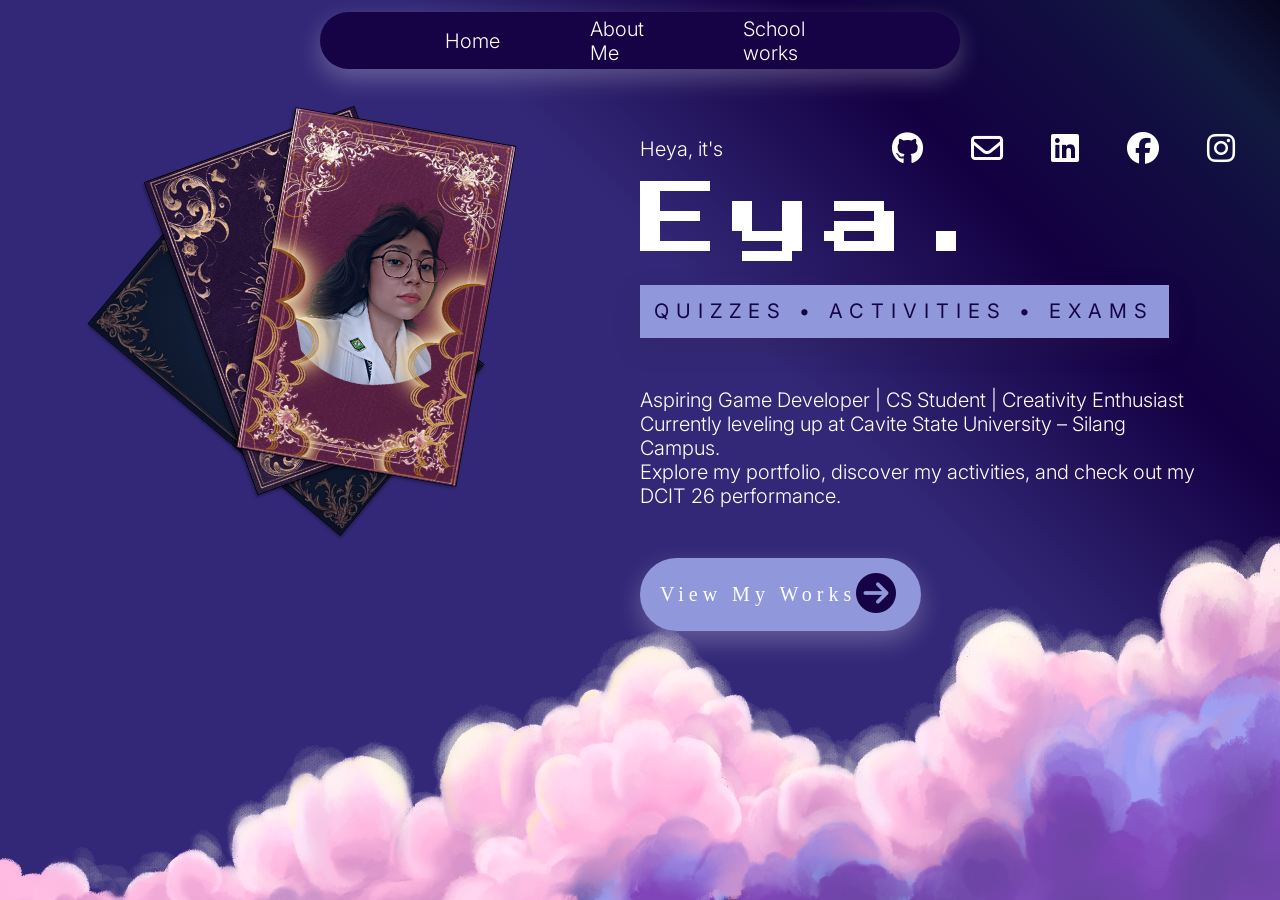
<file: index.html>
<!DOCTYPE html>
<html lang="en">
<head>
    <meta charset="UTF-8">
    <meta name="viewport" content="width=device-width, initial-scale=1.0">

    <title>Dev Era's Portfolio</title>

    <link rel="stylesheet" href="style.css">

    <link rel="preconnect" href="https://fonts.googleapis.com">
    <link rel="preconnect" href="https://fonts.gstatic.com" crossorigin>
    <link href="https://fonts.googleapis.com/css2?family=Inter:wght@400;500;600;700&family=Press+Start+2P&display=swap" rel="stylesheet">
    <link rel="stylesheet" href="https://cdnjs.cloudflare.com/ajax/libs/font-awesome/6.7.2/css/all.min.css">

</head>

<body>
    <!--TOP NAVIGATION BAR-->
    <div id="top-nav-container"></div>

    <!--CONTENT-->
    <div class="main-content">

        <!--RIGHT-->
        <div class="profile-side">
            <img src="images/my_face_card(profile_ver).png" alt="profile picture" class="profile-pic">
            <img src="images/violet_card(profile-ver).png" alt="image" class="background-pic-one">
            <img src="images/blue_card(profile_ver).png" alt="image" class="background-pic-two">
            
        </div>

        <!--LEFT-->
        <div class="information-side">

            <div class="intro-links">
                <div class="intro">
                    <p class="introduction">Heya, it's</p>
                </div>
                <div class="soc-links">
                    <ul>
                        <li><!--icon w/ href: Github-->
                            <a href="https://github.com/Ramennyeon">
                                <i class="fa-brands fa-github fa-2xl" style="color: rgb(255, 255, 255); "></i>
                            </a>
                        </li>
                        <li><!--icon w/ href: Email-->
                            <a href="mailto:eyarareyes13@gmail.com">
                                <i class="fa-regular fa-envelope fa-2xl" style="color: rgb(255, 255, 255); "></i>
                            </a>
                        </li>
                        <li><!--icon w/ href: LinkedIn-->
                            <a href="https://www.linkedin.com/in/eyara-jadyn-reyes-029531346/">
                                <i class="fa-brands fa-linkedin fa-2xl" style="color: rgb(255, 255, 255); "></i>
                            </a>
                        </li>
                        <li><!--icon w/ href: Facebook-->
                            <a href="https://www.facebook.com/eyarareyes13/">
                                <i class="fa-brands fa-facebook fa-2xl" style="color: rgb(255, 255, 255); "></i>
                            </a>
                        </li>
                         <li><!--icon w/ href: Instagram-->
                            <a href="https://www.instagram.com/eepy_myara/">
                                <i class="fa-brands fa-instagram fa-2xl" style="color: rgb(255, 255, 255); "></i>
                            </a>
                        </li>
                    </ul>            
                </div>               
            </div>

            <h2 class="name">Eya...</h2>
            <p class="text-breaker"> QUIZZES  •  ACTIVITIES  •  EXAMS</p>
            <p class="description">
                Aspiring Game Developer | CS Student | Creativity Enthusiast
                <br>Currently leveling up at Cavite State University – Silang Campus.
                <br>Explore my portfolio, discover my activities, and check out my DCIT 26 performance.
            </p>

            <!--BUTTON-->
            <a href="/Eyara-Portfolio/pages/school-works-page.html" class="schoolworks-link">View My Works<i class="fa-solid fa-circle-arrow-right fa-2xl" style="color: rgb(21, 3, 70);"></i></a>

        </div>
    </div>

    <script src="./js/header.js"></script>
</body> 
</html>
</file>
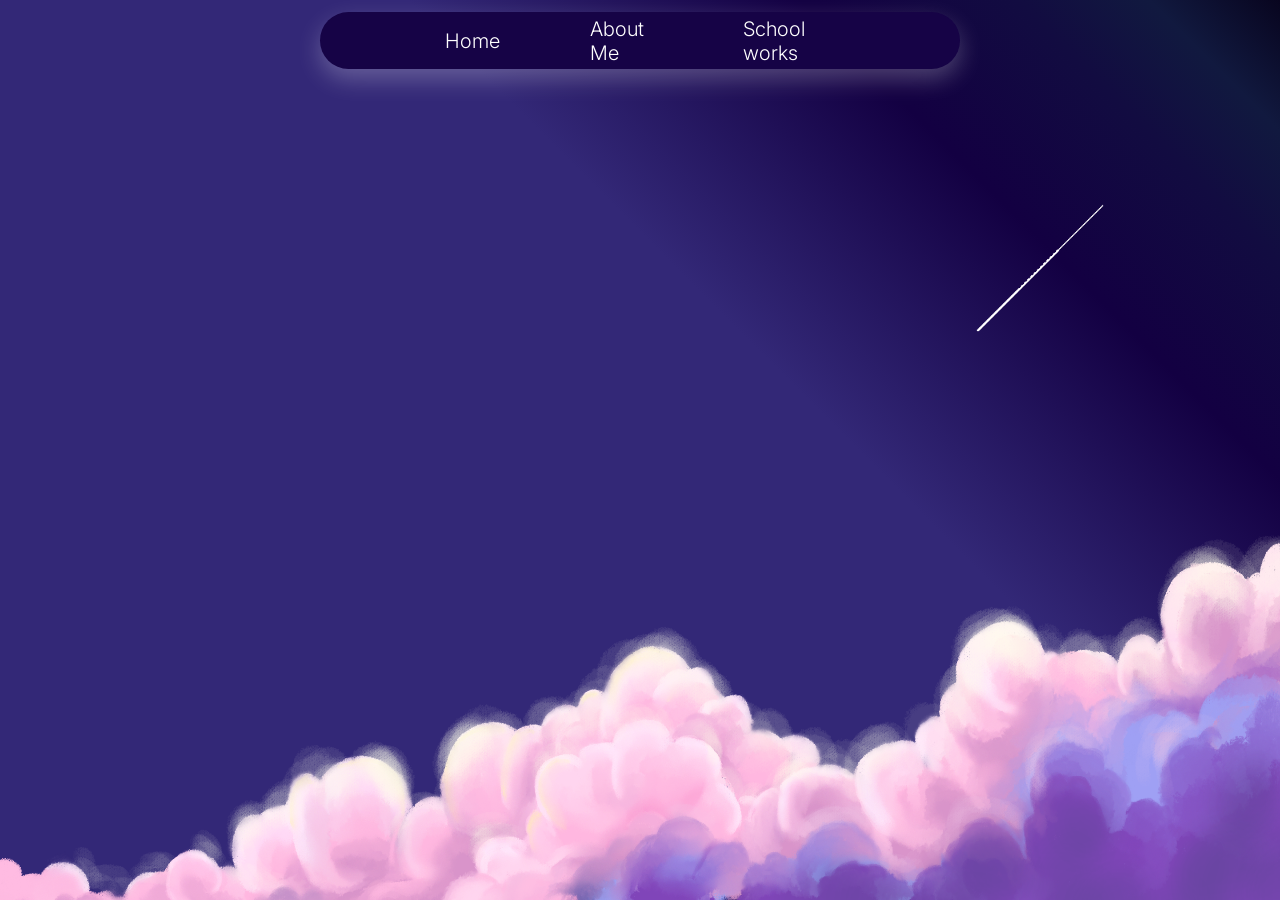
<file: pages/about-me-page.html>
<!DOCTYPE html>
<html lang="en">
<head>
    <meta charset="UTF-8">
    <meta name="viewport" content="width=device-width, initial-scale=1.0">
    <title>About Me</title>

    <link rel="stylesheet" href="../style.css">

    <link rel="preconnect" href="https://fonts.googleapis.com">
    <link rel="preconnect" href="https://fonts.gstatic.com" crossorigin>
    <link href="https://fonts.googleapis.com/css2?family=Inter:wght@400;500;600;700&family=Press+Start+2P&display=swap" rel="stylesheet">
    <link rel="stylesheet" href="https://cdnjs.cloudflare.com/ajax/libs/font-awesome/6.7.2/css/all.min.css">

</head>
<body class="about-me-body">

    <!--TOP NAVIGATION BAR-->
    <div id="top-nav-container"></div>
    <script src="../js/header.js"></script>

</body>
</html>
</file>
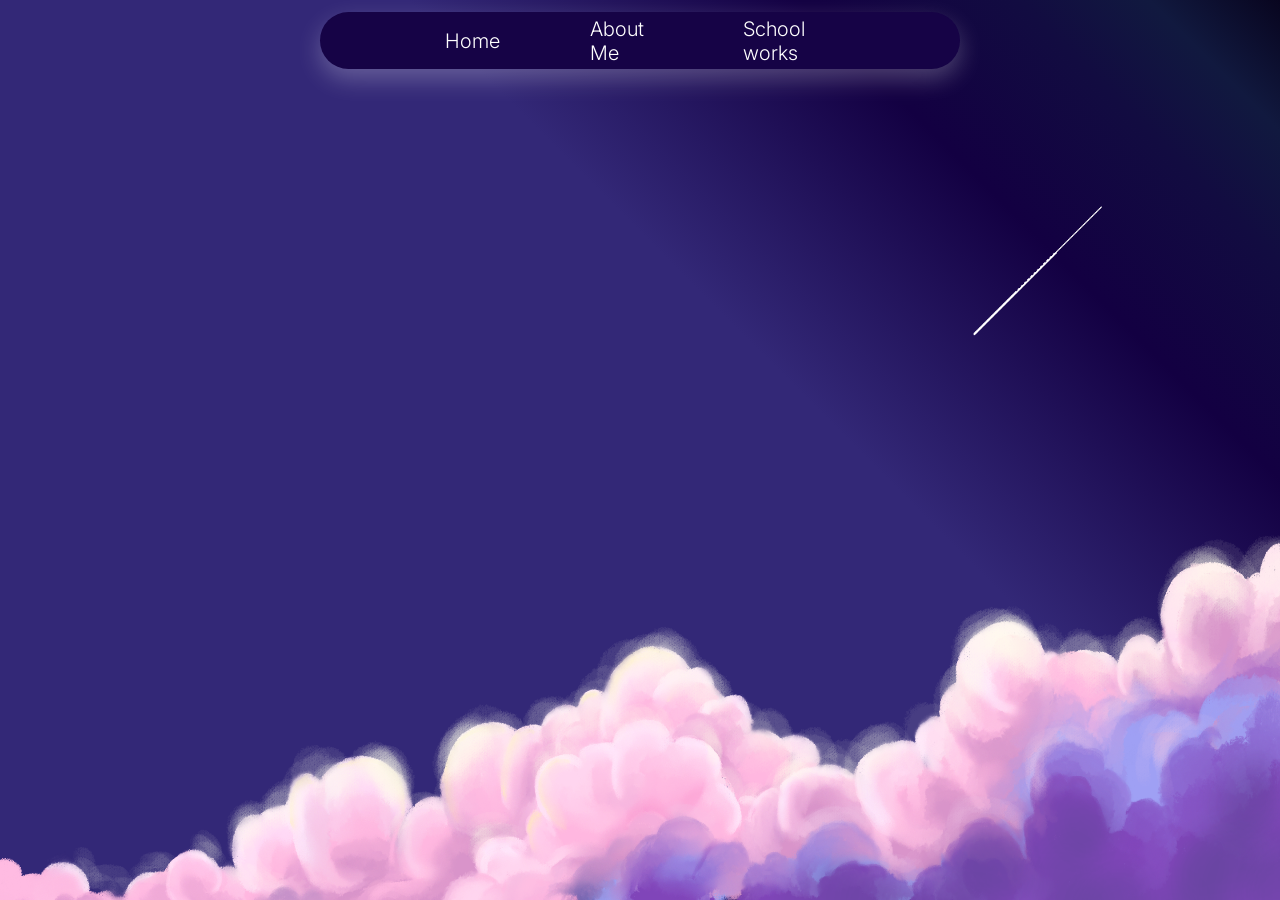
<file: pages/lab-act-page.html>
<!DOCTYPE html>
<html lang="en">
<head>
    <meta charset="UTF-8">
    <meta name="viewport" content="width=device-width, initial-scale=1.0">
    <title>Laboratory Activities</title>

    <link rel="stylesheet" href="../style.css">

    <link rel="preconnect" href="https://fonts.googleapis.com">
    <link rel="preconnect" href="https://fonts.gstatic.com" crossorigin>
    <link href="https://fonts.googleapis.com/css2?family=Inter:wght@400;500;600;700&family=Press+Start+2P&display=swap" rel="stylesheet">
    <link rel="stylesheet" href="https://cdnjs.cloudflare.com/ajax/libs/font-awesome/6.7.2/css/all.min.css">

</head>
<body class="lab-act-body">

    <!--TOP NAVIGATION BAR-->
    <div id="top-nav-container"></div>
    <script src="../js/header.js"></script>

</body>
</html>
</file>
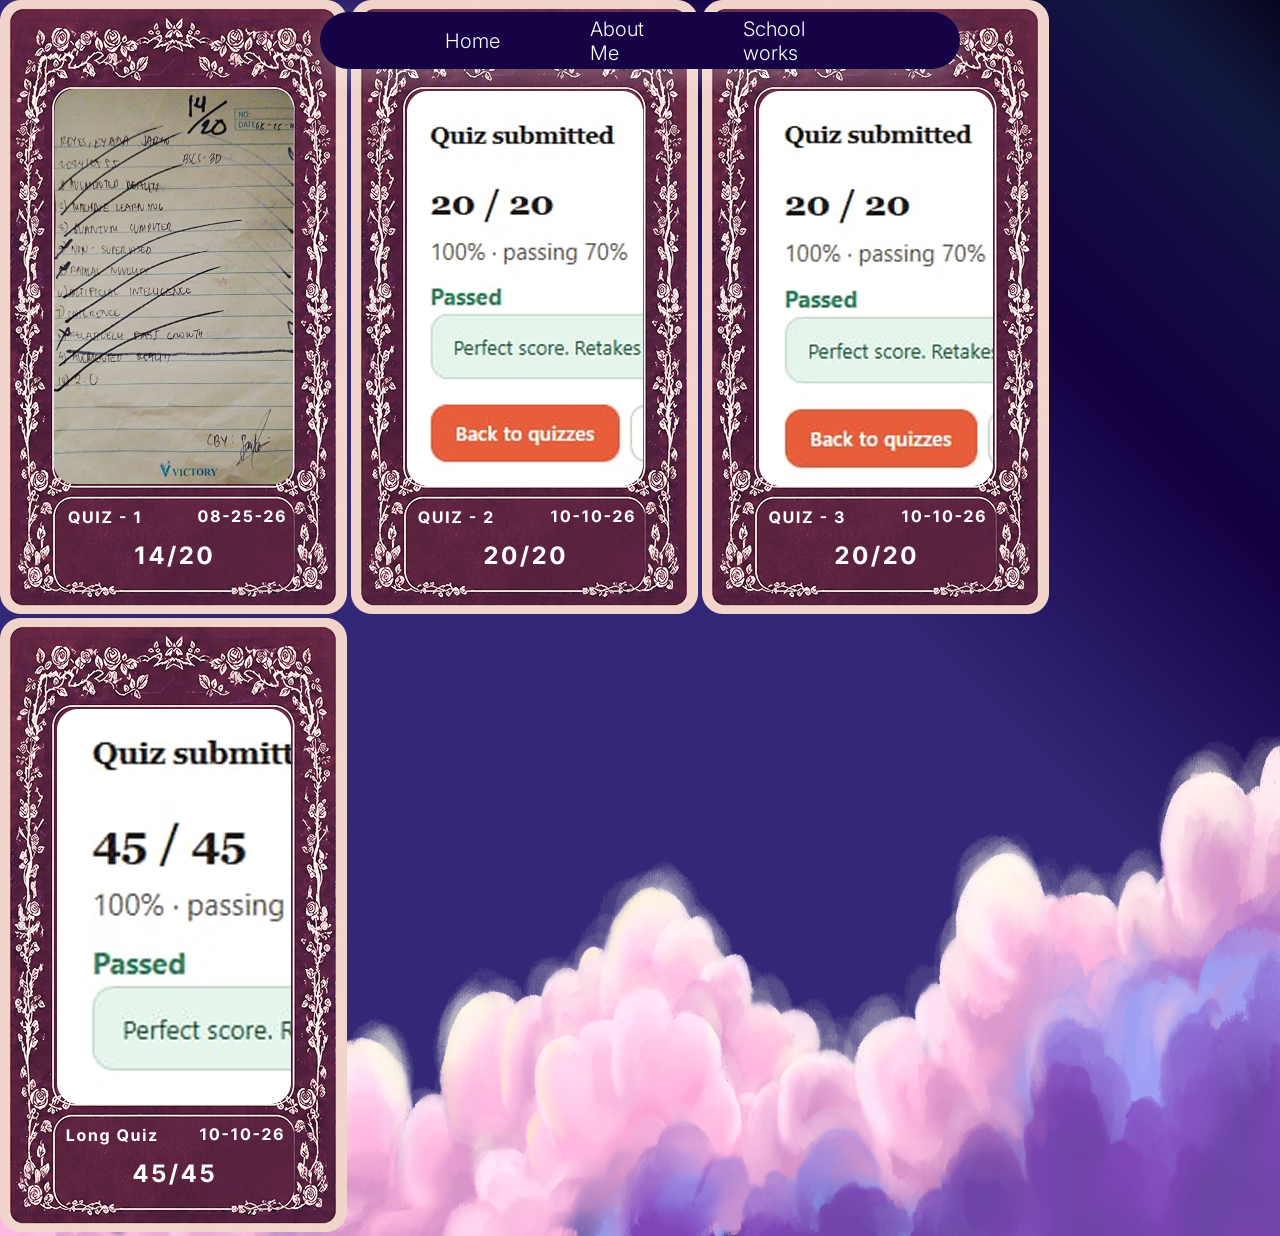
<file: pages/quizzes-page.html>
<!DOCTYPE html>
<html lang="en">
<head>
    <meta charset="UTF-8">
    <meta name="viewport" content="width=device-width, initial-scale=1.0">
    <title>Quizzes</title>

    <link rel="stylesheet" href="../style.css">

    <link rel="preconnect" href="https://fonts.googleapis.com">
    <link rel="preconnect" href="https://fonts.gstatic.com" crossorigin>
    <link href="https://fonts.googleapis.com/css2?family=Inter:wght@400;500;600;700&family=Press+Start+2P&display=swap" rel="stylesheet">
    <link rel="stylesheet" href="https://cdnjs.cloudflare.com/ajax/libs/font-awesome/6.7.2/css/all.min.css">

</head>
<body class="quizzes-body">

    <!--TOP NAVIGATION BAR-->
    <div id="top-nav-container"></div>
    <script src="../js/header.js"></script>

    <div class="quiz-content">
        <img src="../images/quiz_1.png" alt="quiz_1" class="quiz_1">
        <img src="../images/quiz_2.png" alt="quiz_2" class="quiz_2">
        <img src="../images/quiz_3.png" alt="quiz_3" class="quiz_3">
        <img src="../images/long_quiz.png" alt="long_quiz" class="long_quiz">
    </div>

</body>
</html>
</file>
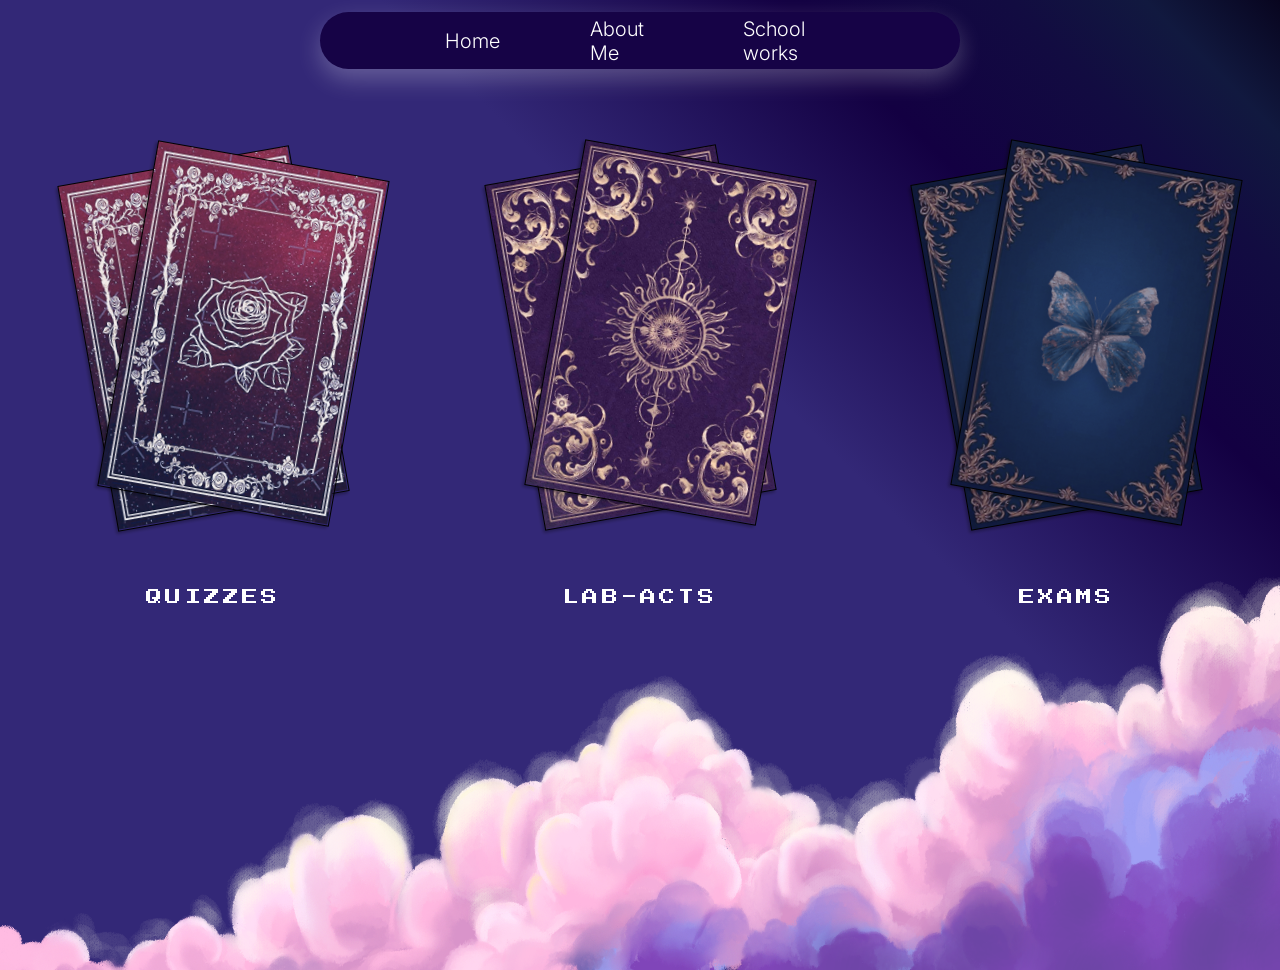
<file: pages/school-works-page.html>
<!DOCTYPE html>
<html lang="en">
<head>
    <meta charset="UTF-8">
    <meta name="viewport" content="width=device-width, initial-scale=1.0">
    <title>School Works</title>

    <link rel="stylesheet" href="../style.css">
    <link rel="stylesheet" href="../Assets/school-works.css">


    <link rel="preconnect" href="https://fonts.googleapis.com">
    <link rel="preconnect" href="https://fonts.gstatic.com" crossorigin>
    <link href="https://fonts.googleapis.com/css2?family=Inter:wght@400;500;600;700&family=Press+Start+2P&display=swap" rel="stylesheet">
    <link rel="stylesheet" href="https://cdnjs.cloudflare.com/ajax/libs/font-awesome/6.7.2/css/all.min.css">

</head>
<body class="school-works-body">

    <!-- TOP NAVIGATION BAR -->
    <div id="top-nav-container"></div>
    <script src="../js/header.js"></script>

    <div class="sw-main-content">

        <div class="red-deck">

            <div class="deck-cards">
                <img src="../images/red-deck.png"
                     alt="red deck"
                     class="red-deck-img">

                <img src="../images/red-deck.png"
                     alt="red deck"
                     class="red-deck-2-img">
            </div>

            <a href="../pages/quizzes-page.html" class="quizzes-link">
                QUIZZES
            </a>

        </div>


        <div class="violet-deck">

            <div class="deck-cards">
                <img src="../images/violet-deck.png"
                     alt="violet deck"
                     class="violet-deck-img">

                <img src="../images/violet-deck.png"
                     alt="violet deck"
                     class="violet-deck-2-img">
            </div>

            <a href="../pages/lab-act-page.html" class="lab-act-link">
                LAB-ACTS
            </a>

        </div>


        <div class="blue-deck">

            <div class="deck-cards">
                <img src="../images/blue-deck.png"
                     alt="blue deck"
                     class="blue-deck-img">

                <img src="../images/blue-deck.png"
                     alt="blue deck"
                     class="blue-deck-2-img">
            </div>

            <a href="../pages/exam-page.html" class="exams-link">
                EXAMS
            </a>

        </div>

    </div>

</body>
</html>
</file>
<file: style.css>
/* ==================================================
   GLOBAL
   ================================================== */

* {
    box-sizing: border-box;
}

body {
    margin: 0;
    padding: 0;
    width: 100%;
    min-height: 100vh;

    background-image:
        url("images/purple gradient clouds.png"),
        url("images/shooting_star.gif"),
        linear-gradient(
            45deg,
            #332877 0%,
            #332877 60%,
            #130042 78%,
            #120C41 88%,
            #11193F 94%,
            #08051F 100%
        );

    background-repeat:
        no-repeat,
        no-repeat,
        no-repeat;

    background-size:
        100% 47%,
        30% auto,
        cover;

    background-position:
        bottom center,
        top right,
        center center;
}


/* ==================================================
   TOP NAVIGATION
   ================================================== */

.top-nav {
    position: fixed;
    top: 0;
    left: 0;
    z-index: 1000;

    display: flex;

    width: 100%;
    height: 9%;

    justify-content: center;
    align-items: center;
}

.top-nav ul {
    display: flex;

    width: 50%;
    height: 70%;
    padding: 0 5rem;

    justify-content: center;
    align-items: center;

    background-color: #160346;
    border-radius: 30px;
    box-shadow: 0 10px 25px rgba(255, 255, 255, 0.25);

    font-family: 'Inter', sans-serif;
    font-size: 1.25rem;
    font-weight: 300;
}

.top-nav ul li {
    list-style: none;
}

.home,
.about-me,
.school-works {
    display: inline-block;

    padding: 15px 45px;

    color: #FFFFFF;
    text-decoration: none;

    background-size: 100% 100%;
    background-position: center;
    background-repeat: no-repeat;
}

.home:hover,
.about-me:hover,
.school-works:hover {
    background-image: url("images/hover_image.png");

    color: #D6BEEF;
    font-size: 1.5rem;
    font-weight: 400;
}


/* ==================================================
   MAIN CONTENT
   ================================================== */

.main-content {
    display: flex;

    width: 100%;
    min-height: 100vh;

    padding-top: 6%;

    overflow: hidden;
}


/* ==================================================
   PROFILE SIDE
   ================================================== */

.profile-side {
    position: relative;

    width: 50%;
    min-height: 100%;

    flex-shrink: 0;
}

.profile-side img {
    position: absolute;

    width: 35%;
    height: auto;

    margin-top: 5%;
    margin-left: 35%;

    border: 1px solid black;
    box-shadow: -2px 2px 3px rgba(0, 0, 0, 0.3);

    animation-duration: 2s;
    animation-timing-function: ease-in-out;
    animation-iteration-count: 1;
    animation-fill-mode: forwards;
}


/* ==================================================
   PROFILE ANIMATIONS
   ================================================== */

.profile-pic {
    z-index: 3;
    animation-name: anim-one;
}

.background-pic-one {
    z-index: 2;
    animation-name: anim-two;
}

.background-pic-two {
    z-index: 1;
    animation-name: anim-three;
}


@keyframes anim-one {
    from {
        transform: translate(0) rotate(0deg);
    }

    to {
        transform: translate(40px, 15px) rotate(10deg);
    }
}


@keyframes anim-two {
    from {
        transform: translate(0) rotate(0deg);
    }

    to {
        transform: translate(-30px, 25px) rotate(-20deg);
    }
}


@keyframes anim-three {
    from {
        transform: translate(0) rotate(0deg);
    }

    to {
        transform: translate(-50px, 70px) rotate(-50deg);
    }
}


/* ==================================================
   INFORMATION SIDE
   ================================================== */

.information-side {
    display: flex;
    flex-direction: column;

    width: 50%;
    margin-right: 10%;

    justify-content: top;
    align-items: flex-start;
}


/* ==================================================
   INTRODUCTION + SOCIAL LINKS
   ================================================== */

.intro-links {
    display: flex;

    width: 100%;
    padding-top:2.5rem;

    justify-content: center;
    align-items: center;
}

.intro {
    width: 50%;
}

.soc-links {
    display: flex;
    flex-direction: column;

    width: 50%;

    justify-content: center;
    align-items: center;
}

.soc-links ul {
    display: flex;

    justify-content: center;
    align-items: center;

    padding: 0;
}

.soc-links ul li {
    list-style: none;
    margin: 0 1.5rem;
}


/* ==================================================
   TEXT
   ================================================== */

.introduction,
.description {
    font-family: 'Inter', sans-serif;
    font-size: 1.25rem;
    color: #FFFFFF;
}

.introduction {
    font-weight: 300;
}

.description {
    font-weight: 300;

    margin-top: 1.5em;
    margin-bottom: 2.5em;
}


.text-breaker {
    margin-top: 1.5rem;
    padding: 0.9rem;

    background-color: #9098DB;
    color: #160447;

    text-align: center;
    letter-spacing: .35em;

    font-family: 'Inter', sans-serif;
    font-size: 1.25rem;
    font-weight: 400;

    box-shadow: 0 10px 25px rgba(53, 35, 75, 0.25);
}


/* ==================================================
   NAME
   ================================================== */

.name {
    width: 60%;
    margin: 0;

    color: #FFFFFF;

    font-family: 'Press Start 2P', cursive;
    font-size: 5rem;
    font-weight: 500;

    overflow: hidden;
    white-space: nowrap;

    letter-spacing: .15em;

    border-right: .15em solid #FFFFFF;

    animation:
        typing 3s steps(30, end),
        blink-caret .75s step-end infinite;

    animation-fill-mode: forwards;
}


@keyframes typing {
    from {
        width: 0;
    }

    to {
        width: 60%;
    }
}


@keyframes blink-caret {
    from,
    to {
        border-color: transparent;
    }

    50% {
        border-color: #FFFFFF;
    }
}


/* ==================================================
   SCHOOL WORKS LINK
   ================================================== */

.schoolworks-link {
    display: inline-block;

    padding: 25px 20px;

    background-color: #9098DB;
    color: white;

    text-decoration: none;
    letter-spacing: .25em;
    font-size: 1.25rem;

    border-radius: 50px;

    box-shadow: 0 10px 25px rgba(255, 255, 255, 0.25);
}


/* ==================================================
   RESPONSIVE — TABLETS
   ================================================== */

@media (max-width: 1024px) {

    .top-nav {
        height: 8%;
    }

    .top-nav ul {
        width: 65%;
        padding: 0 2rem;

        font-size: 1rem;
    }

    .home,
    .about-me,
    .school-works {
        padding: 12px 25px;
    }

    .home:hover,
    .about-me:hover,
    .school-works:hover {
        font-size: 1.2rem;
    }

    .main-content {
        padding-top: 8%;
    }

    .profile-side img {
        width: 42%;
        margin-left: 28%;
    }

    .information-side {
        width: 50%;
        margin-right: 5%;
    }

    .name {
        font-size: 3.5rem;
    }

    .introduction,
    .description,
    .text-breaker {
        font-size: 1rem;
    }

    .schoolworks-link {
        padding: 20px 18px;
        font-size: 1rem;
    }
}


/* ==================================================
   RESPONSIVE — SMALL TABLETS
   ================================================== */

@media (max-width: 768px) {

    body {
        background-size:
            auto 40%,
            45% auto,
            cover;
    }

    .top-nav {
        height: 10%;
    }

    .top-nav ul {
        width: 85%;
        height: 65%;
        padding: 0 1rem;

        font-size: .8rem;
    }

    .home,
    .about-me,
    .school-works {
        padding: 10px 15px;
    }

    .home:hover,
    .about-me:hover,
    .school-works:hover {
        font-size: .95rem;
    }


    /* STACK MAIN CONTENT */

    .main-content {
        flex-direction: column;

        min-height: 100vh;

        padding-top: 12%;
        padding-bottom: 5%;

        overflow: visible;
    }


    /* PROFILE */

    .profile-side {
        width: 100%;
        height: 28rem;
        min-height: 28rem;
    }

    .profile-side img {
        width: 30%;
        margin-top: 3%;
        margin-left: 35%;
    }


    /* INFORMATION */

    .information-side {
        width: 90%;
        margin: 0 auto;

        align-items: center;
    }

    .intro-links {
        width: 100%;
        margin-top: 2rem;

        flex-direction: column;
    }

    .intro,
    .soc-links {
        width: 100%;
    }

    .name {
        width: 100%;

        font-size: 3rem;

        text-align: center;
    }

    .description,
    .introduction {
        text-align: center;
    }

    .text-breaker {
        width: 100%;
    }

    .soc-links ul {
        padding: 0;
    }

    .schoolworks-link {
        margin-top: 1rem;
    }
}


/* ==================================================
   RESPONSIVE — PHONES
   ================================================== */

@media (max-width: 480px) {

    .top-nav {
        height: 9%;
    }

    .top-nav ul {
        width: 92%;
        padding: 0 .5rem;

        font-size: .6rem;
    }

    .home,
    .about-me,
    .school-works {
        padding: 8px 10px;
    }

    .home:hover,
    .about-me:hover,
    .school-works:hover {
        font-size: .7rem;
    }


    .main-content {
        padding-top: 12%;
    }


    /* PROFILE */

    .profile-side {
        height: 22rem;
        min-height: 22rem;
    }

    .profile-side img {
        width: 45%;
        margin-left: 27%;
    }


    /* INFORMATION */

    .information-side {
        width: 92%;
    }

    .name {
        font-size: 2rem;
        letter-spacing: .1em;
    }

    .introduction,
    .description,
    .text-breaker {
        font-size: .85rem;
    }

    .text-breaker {
        padding: .7rem;
        letter-spacing: .2em;
    }

    .description {
        margin-bottom: 1.5em;
    }

    .schoolworks-link {
        padding: 16px 15px;
        font-size: .75rem;
        letter-spacing: .15em;
    }

    .soc-links ul li {
        margin: 0 .7rem;
    }
}


/* ==================================================
   RESPONSIVE — VERY SMALL PHONES
   ================================================== */

@media (max-width: 360px) {

    .top-nav ul {
        width: 96%;
    }

    .home,
    .about-me,
    .school-works {
        padding: 7px 7px;
    }

    .profile-side {
        height: 19rem;
        min-height: 19rem;
    }

    .name {
        font-size: 1.6rem;
    }

    .introduction,
    .description,
    .text-breaker {
        font-size: .75rem;
    }

    .schoolworks-link {
        font-size: .65rem;
    }
}


/* ==================================================
   SHORT DESKTOP SCREENS
   ================================================== */

@media (max-height: 700px) and (min-width: 769px) {

    .top-nav {
        height: 9%;
    }

    .main-content {
        padding-top: 9%;
    }

    .profile-side img {
        width: 30%;
        margin-top: 2%;
    }

    .name {
        font-size: 3.5rem;
    }

    .intro-links {
        margin-top: 2rem;
    }

    .description {
        margin-top: 1rem;
        margin-bottom: 1.5rem;
    }

    .schoolworks-link {
        padding: 18px 16px;
        font-size: 1rem;
    }
}


/* ==================================================
   VERY SHORT DESKTOP SCREENS
   ================================================== */

@media (max-height: 550px) and (min-width: 769px) {

    .top-nav {
        height: 10%;
    }

    .main-content {
        min-height: 100vh;
        padding-top: 10%;
    }

    .profile-side img {
        width: 25%;
    }

    .name {
        font-size: 2.8rem;
    }

    .introduction,
    .description,
    .text-breaker {
        font-size: .9rem;
    }

    .intro-links {
        margin-top: 1rem;
    }

    .description {
        margin-top: .8rem;
        margin-bottom: 1rem;
    }

    .schoolworks-link {
        padding: 14px 15px;
        font-size: .8rem;
    }
}
</file>
<file: Assets/school-works.css>
* {
    box-sizing: border-box;
}


/* =========================
   MAIN CONTENT
   ========================= */

.sw-main-content {
    display: flex;

    width: 100%;
    min-height: 100vh;
    height: auto;

    padding-top: 5.5%;

    justify-content: center;
    align-items: stretch;

    overflow: hidden;
}


/* =========================
   DECKS
   ========================= */

.red-deck,
.violet-deck,
.blue-deck {
    display: flex;
    flex-direction: column;

    width: 33.3333%;
    min-height: 100vh;
    height: auto;

    justify-content: flex-start;
    align-items: center;

    padding-bottom: 4rem;
}


/* =========================
   CARD AREA
   ========================= */

.deck-cards {
    position: relative;

    display: flex;

    width: 100%;
    height: 55vh;
    min-height: 300px;

    justify-content: center;
    align-items: center;

    flex-shrink: 0;

    /*
        The cards are allowed to overlap each other,
        but they cannot visually escape this area.
    */
    overflow: hidden;
}


/* =========================
   CARDS
   ========================= */

.deck-cards img {
    position: absolute;

    /*
        Width is controlled by the card area.
        Height is also limited so the image
        cannot become taller than its assigned space.
    */
    width: auto;
    max-width: 55%;
    max-height: calc(100% - 80px);

    height: auto;

    object-fit: contain;

    border: 1px solid black;
    box-shadow: -2px 2px 3px rgba(0, 0, 0, 0.3);

    animation-duration: 2s;
    animation-timing-function: ease-in-out;
    animation-iteration-count: 1;
    animation-fill-mode: forwards;
}


/* =========================
   FRONT CARDS
   ========================= */

.red-deck-img,
.violet-deck-img,
.blue-deck-img {
    z-index: 2;

    animation-name: anim-one;
}


/* =========================
   BACK CARDS
   ========================= */

.red-deck-2-img,
.violet-deck-2-img,
.blue-deck-2-img {
    z-index: 1;

    animation-name: anim-two;
}


/* =========================
   TEXT LINKS
   ========================= */

.quizzes-link,
.exams-link,
.lab-act-link {
    display: block;

    margin-top: 1.5rem;

    flex-shrink: 0;

    color: #FFFFFF;
    text-decoration: none;

    font-family: 'Press Start 2P', cursive;
    font-size: 1rem;
    letter-spacing: .2em;

    text-align: center;
}


/* =========================
   ANIMATIONS
   ========================= */

@keyframes anim-one {
    from {
        transform: translate(0) rotate(0deg);
    }

    to {
        transform: translate(30px, 15px) rotate(10deg);
    }
}


@keyframes anim-two {
    from {
        transform: translate(0) rotate(0deg);
    }

    to {
        transform: translate(-10px, 20px) rotate(-10deg);
    }
}


/* ==================================================
   TABLETS
   ================================================== */

@media (max-width: 1024px) {

    .sw-main-content {
        padding-top: 6%;
    }

    .deck-cards {
        height: 50vh;
        min-height: 280px;
    }

    .deck-cards img {
        max-width: 60%;
        max-height: calc(100% - 70px);
    }

    .quizzes-link,
    .exams-link,
    .lab-act-link {
        margin-top: 1.2rem;

        font-size: .8rem;
        letter-spacing: .15em;
    }
}


/* ==================================================
   SHORT DESKTOP
   ================================================== */

@media (max-height: 700px) and (min-width: 769px) {

    .sw-main-content {
        padding-top: 6%;
    }

    .red-deck,
    .violet-deck,
    .blue-deck {
        min-height: 100vh;
        padding-bottom: 2rem;
    }

    .deck-cards {
        height: 48vh;
        min-height: 240px;
    }

    .deck-cards img {
        max-width: 50%;
        max-height: calc(100% - 60px);
    }

    .quizzes-link,
    .exams-link,
    .lab-act-link {
        margin-top: 1rem;
        font-size: .75rem;
    }
}


/* ==================================================
   VERY SHORT DESKTOP
   ================================================== */

@media (max-height: 550px) and (min-width: 769px) {

    .sw-main-content {
        min-height: 100vh;
        padding-top: 6%;
    }

    .red-deck,
    .violet-deck,
    .blue-deck {
        min-height: 100vh;
    }

    .deck-cards {
        height: 42vh;
        min-height: 210px;
    }

    .deck-cards img {
        max-width: 45%;
        max-height: calc(100% - 50px);
    }

    .quizzes-link,
    .exams-link,
    .lab-act-link {
        margin-top: .7rem;
        font-size: .65rem;
    }
}


/* ==================================================
   SMALL TABLETS / LARGE PHONES
   ================================================== */

@media (max-width: 768px) {

    .sw-main-content {
        flex-direction: column;

        width: 100%;
        min-height: 100vh;
        height: auto;

        padding-top: 10%;
        padding-bottom: 5%;

        overflow-y: auto;
        overflow-x: hidden;
    }

    .red-deck,
    .violet-deck,
    .blue-deck {
        width: 100%;
        min-height: auto;
        height: auto;

        padding-bottom: 3rem;
    }

    .deck-cards {
        width: 80%;
        height: 22rem;
        min-height: 22rem;
    }

    .deck-cards img {
        max-width: 45%;
        max-height: calc(100% - 60px);
    }

    .quizzes-link,
    .exams-link,
    .lab-act-link {
        margin-top: 1.5rem;

        font-size: .75rem;
        letter-spacing: .12em;
    }
}


/* ==================================================
   PHONES
   ================================================== */

@media (max-width: 480px) {

    .sw-main-content {
        padding-top: 12%;
    }

    .deck-cards {
        width: 90%;
        height: 18rem;
        min-height: 18rem;
    }

    .deck-cards img {
        max-width: 55%;
        max-height: calc(100% - 50px);
    }

    .quizzes-link,
    .exams-link,
    .lab-act-link {
        margin-top: 1rem;

        font-size: .6rem;
        letter-spacing: .08em;
    }
}


/* ==================================================
   VERY SMALL PHONES
   ================================================== */

@media (max-width: 360px) {

    .deck-cards {
        width: 95%;
        height: 16rem;
        min-height: 16rem;
    }

    .deck-cards img {
        max-width: 55%;
        max-height: calc(100% - 40px);
    }

    .quizzes-link,
    .exams-link,
    .lab-act-link {
        font-size: .55rem;
        letter-spacing: .06em;
    }
}
</file>
